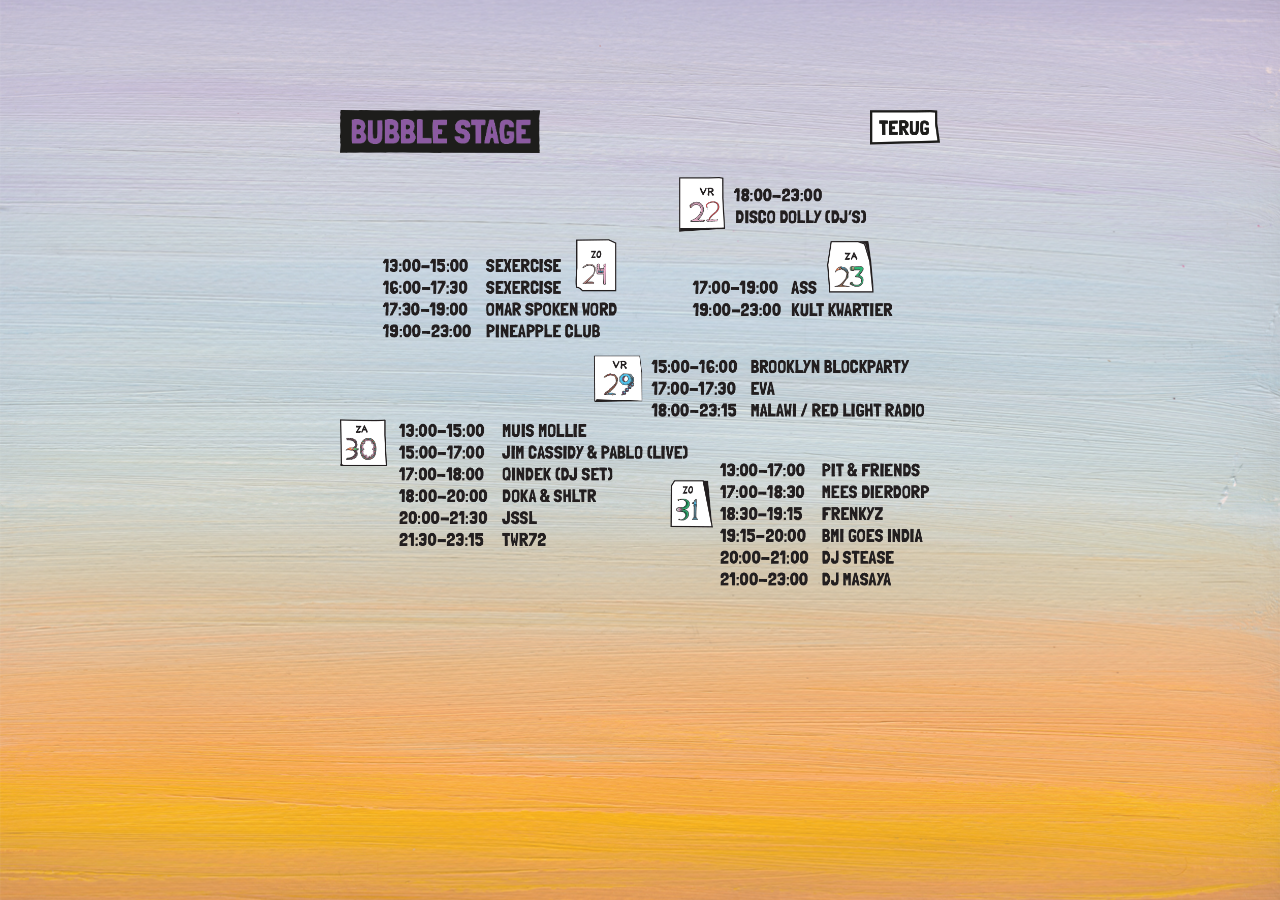
<file: bubblestage.html>
<!doctype html>
<html>
<head>
<meta charset="UTF-8">
<title>Bubble Stage</title>
<meta name="viewport" content="width=320">
<link href="style.css" rel="stylesheet" type="text/css">
</head>

<body>
<div id="wrapper"><img class="titel" src="images/bubblestagetitel.png" width="522" height="123" alt=""/>

<a href="plattegrond.html"><img class="terug" src="images/terug.png" width="135" height="68" alt=""/></a>

<img class="schema" src="images/bubblestageschema.png" alt=""/></div>
</body>
</html>
</file>
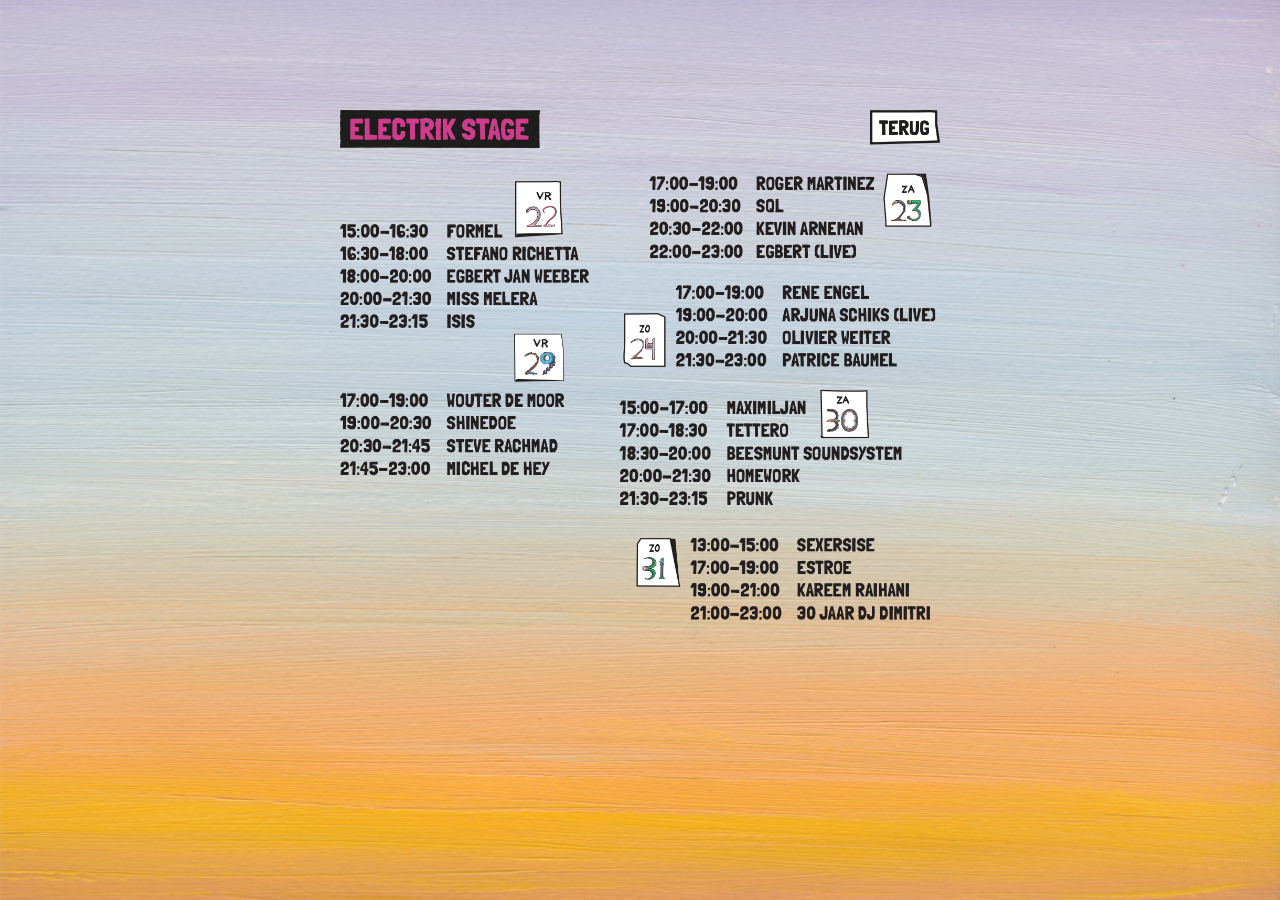
<file: electrikstage.html>
<!doctype html>
<html>
<head>
<meta charset="UTF-8">
<title>Electrik Stage</title>
<meta name="viewport" content="width=320">
<link href="style.css" rel="stylesheet" type="text/css">
</head>

<body>
<div id="wrapper"><img class="titel" src="images/electrikstagetitel.png" width="522" height="123" alt=""/>

<a href="plattegrond.html"><img class="terug" src="images/terug.png" width="135" height="68" alt=""/></a>

<img class="schema" src="images/electrikstageschema.png" alt=""/></div>
</body>
</html>
</file>
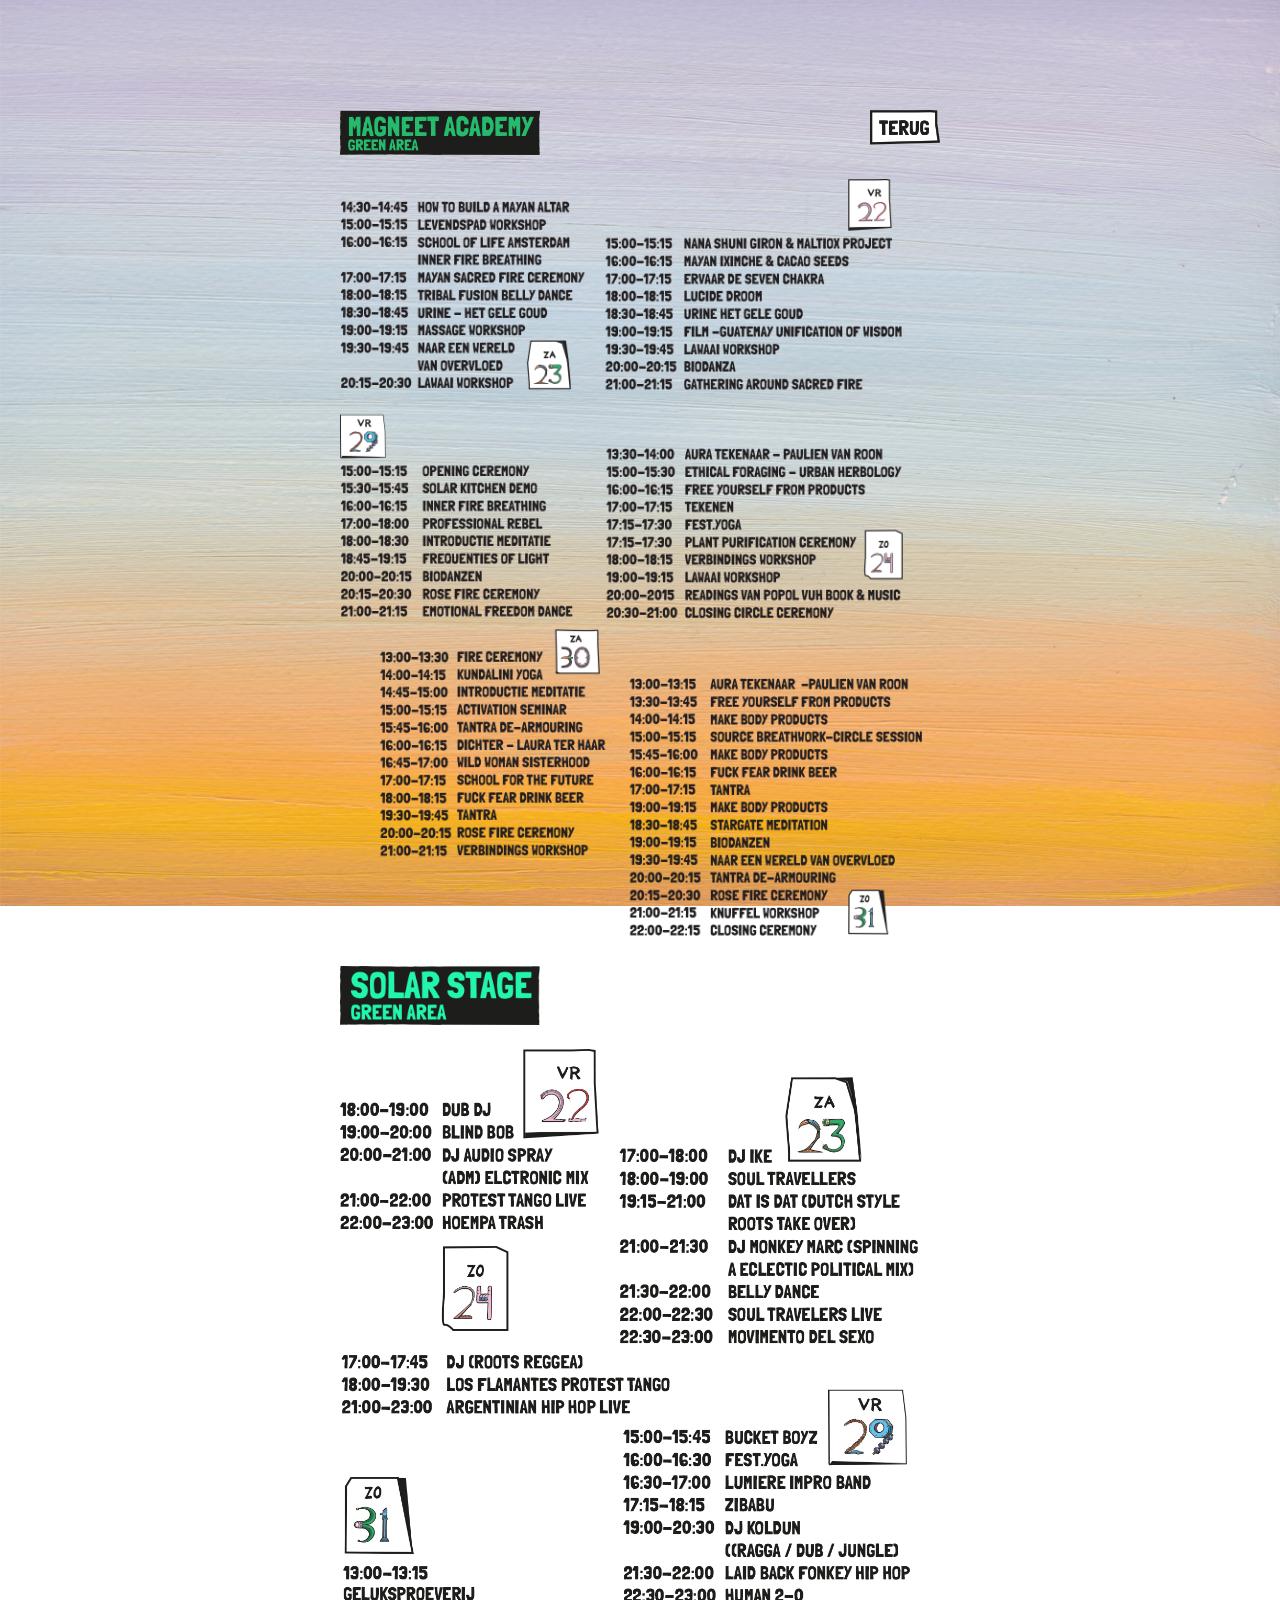
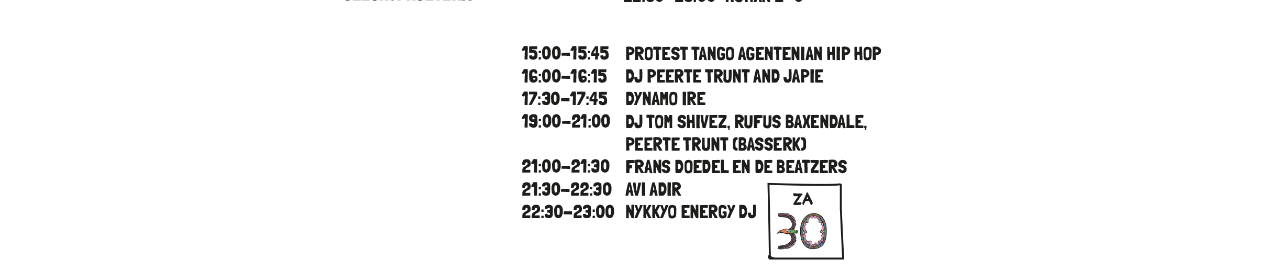
<file: greenarea.html>
<!doctype html>
<html>
<head>
<meta charset="UTF-8">
<title>Green Area</title>
<meta name="viewport" content="width=320">
<link href="style.css" rel="stylesheet" type="text/css">
</head>

<body>
<div id="wrapper"><img class="titel" src="images/magneetacademy.png" width="522" height="123" alt=""/>

<a href="plattegrond.html"><img class="terug" src="images/terug.png" width="135" height="68" alt=""/></a>

<img class="schema" src="images/magneetacademyschema.png" alt=""/>

<img class="titel" src="images/solarstage.png" width="522" height="123" alt=""/>

<img class="schema" src="images/solarstageschema.png" alt=""/>

</div>
</body>
</html>
</file>
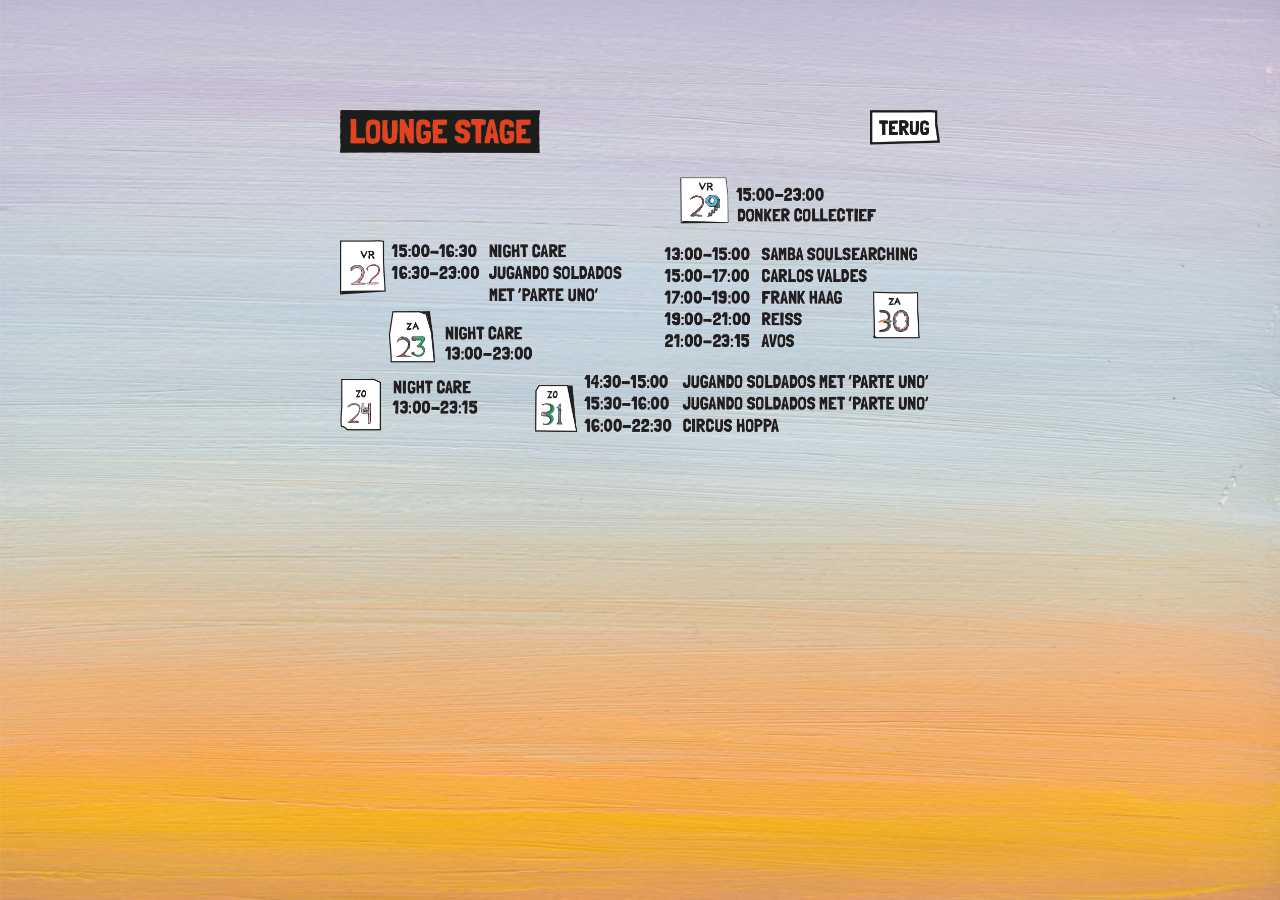
<file: loungestage.html>
<!doctype html>
<html>
<head>
<meta charset="UTF-8">
<title>Lounge Stage</title>
<meta name="viewport" content="width=320">
<link href="style.css" rel="stylesheet" type="text/css">
</head>

<body>
<div id="wrapper"><img class="titel" src="images/loungestagetitel.png" width="522" height="123" alt=""/>

<a href="plattegrond.html"><img class="terug" src="images/terug.png" width="135" height="68" alt=""/></a>

<img class="schema" src="images/loungestageschema.png" alt=""/></div>
</body>
</html>
</file>
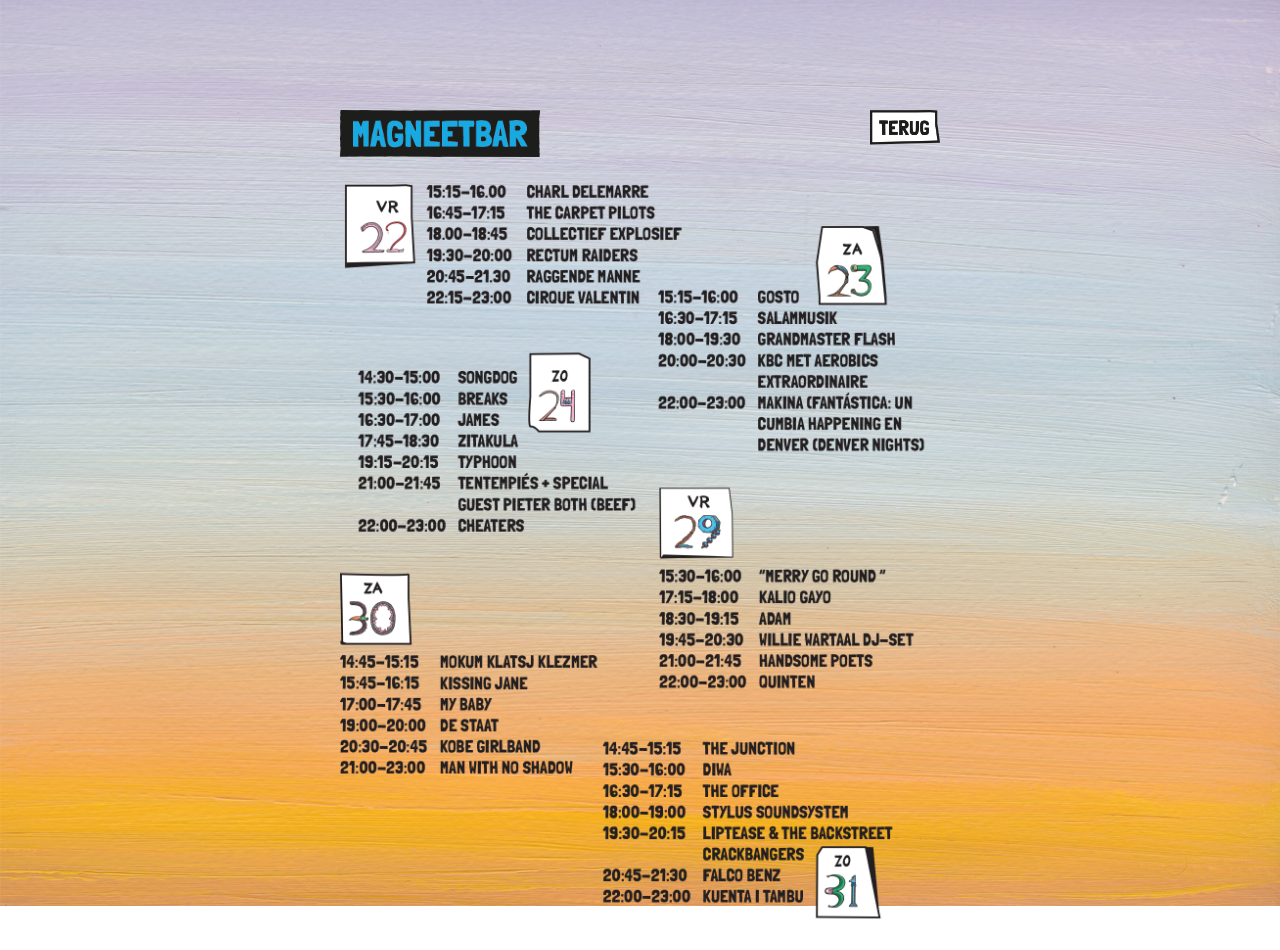
<file: magneetbar.html>
<!doctype html>
<html>
<head>
<meta charset="UTF-8">
<title>Magneetbar</title>
<meta name="viewport" content="width=320">
<link href="style.css" rel="stylesheet" type="text/css">
</head>

<body>
<div id="wrapper"><img class="titel" src="images/magneetbartitel.png" width="522" height="123" alt=""/>

<a href="plattegrond.html"><img class="terug" src="images/terug.png" width="135" height="68" alt=""/></a>

<img class="schema" src="images/magneetbarschema.png" alt=""/></div>
</body>
</html>
</file>
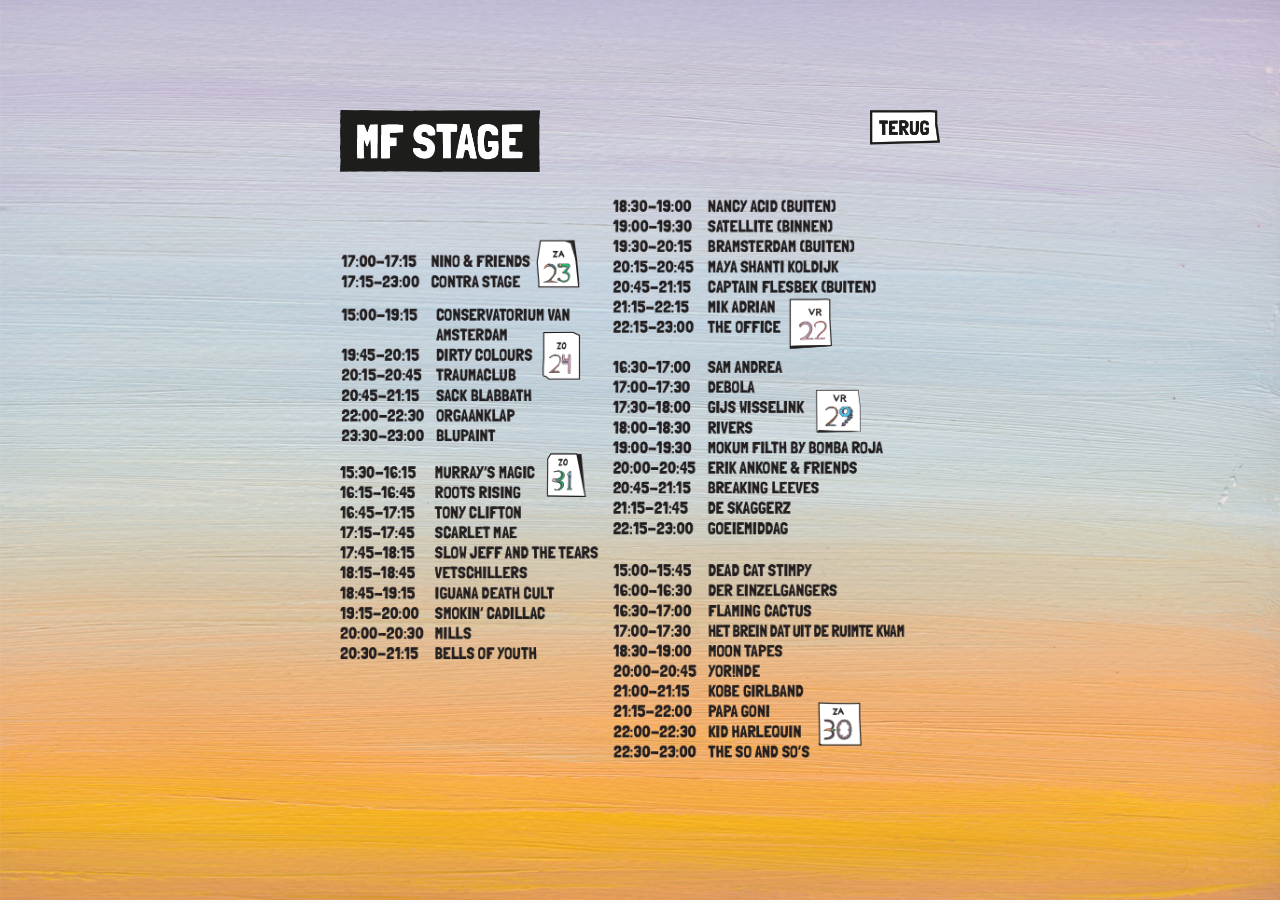
<file: mfstage.html>
<!doctype html>
<html>
<head>
<meta charset="UTF-8">
<title>MF Stage</title>
<meta name="viewport" content="width=320">
<link href="style.css" rel="stylesheet" type="text/css">
</head>

<body>
<div id="wrapper"><img class="titel" src="images/mfstagetitel.png" width="522" height="123" alt=""/>

<a href="plattegrond.html"><img class="terug" src="images/terug.png" width="135" height="68" alt=""/></a>

<img class="schema" src="images/mfstageschema.png" alt=""/></div>
</body>
</html>
</file>
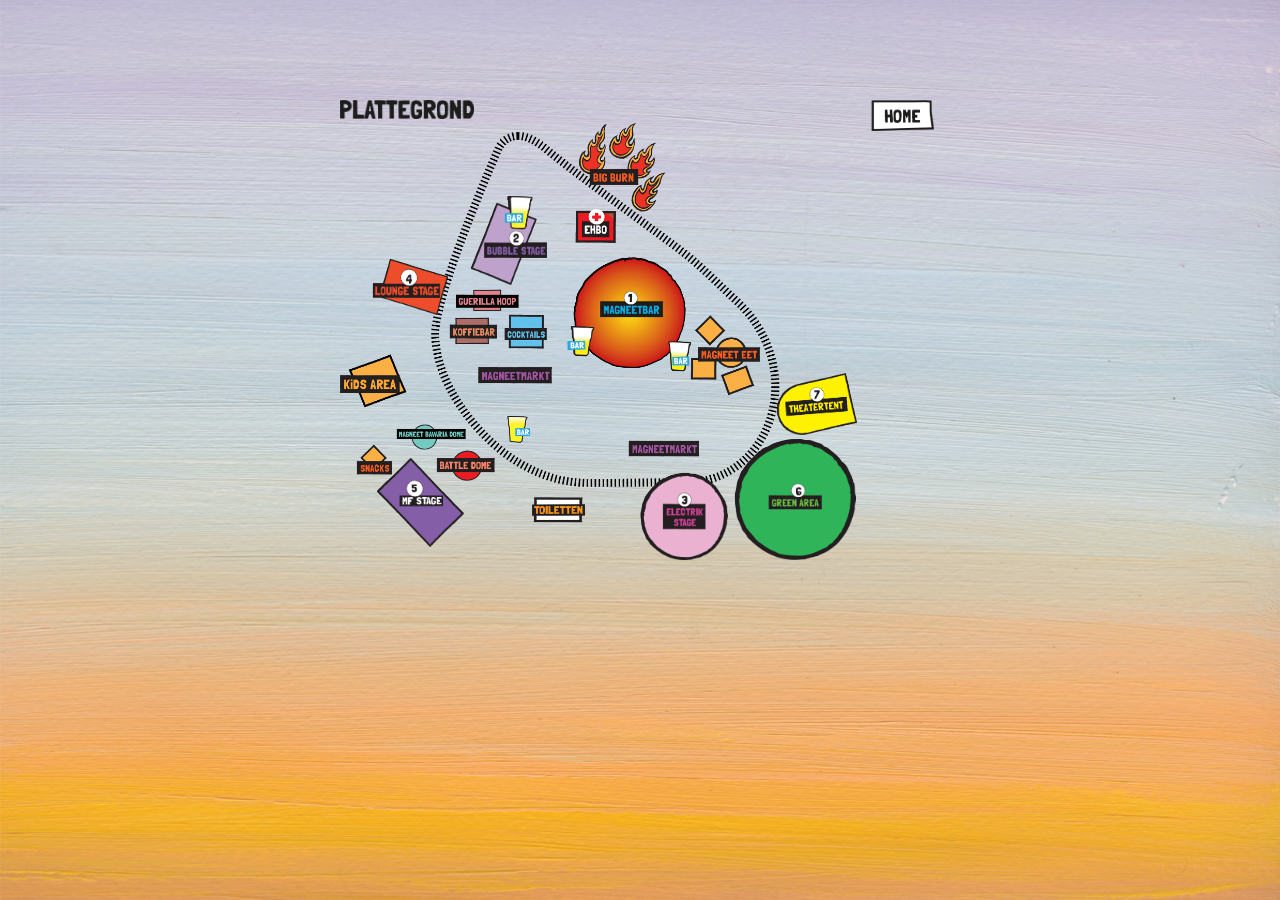
<file: plattegrond.html>
<!doctype html>
<html>
<head>
<meta charset="UTF-8">
<title>Plattegrond</title>
<meta name="viewport" content="initial-scale=1">
<link href="style.css" rel="stylesheet" type="text/css">
</head>

<body>   

<div id="wrapper">
<div class="home"><a href="index.html"><img class="home2" src="images/home.png" width="70" height="auto" alt=""/></a></div>
<div class="plattegrond">
	<img src="images/plattegrondtitel.png" width="auto" height="19" alt=""/>
	</div>
    <a href="magneetbar.html"><img style="position:absolute; left: 228px; top:158px;" src="images/magneetbar.png" width="123" height="auto" alt=""/></a>
    <a href="bubblestage.html"> <img style="position:absolute; left: 131px; top:96px;" src="images/bubblestage.png" width="76" height="auto" alt=""/> </a>
    <a href="theater.html"><img style="position:absolute; left: 437px; top:273px;" src="images/theater.png" width="80" height="auto" alt=""/> </a>
    <a href="greenarea.html"><img style="position:absolute; left: 395px; top:339px;" src="images/greenarea.png" width="121" height="auto" alt=""/> </a>
    <a href="electrikstage.html"><img style="position:absolute; left: 301px; top:373px;" src="images/electrikstage.png" width="87" height="auto" alt=""/> </a>
    <a href="mfstage.html"><img style="position:absolute; left: 37px; top:358px;" src="images/mfstage.png" width="87" height="auto" alt=""/> </a>
    <a href="loungestage.html"><img style="position:absolute; left: 33px; top:159px;" src="images/loungestage.png" width="75" height="auto" alt=""/> </a>
   
    
    <img style="width:517px; height:auto;" src="images/plattegrond2.png" width="2441" height="1885" alt=""/></div>


</body>
</html>
</file>
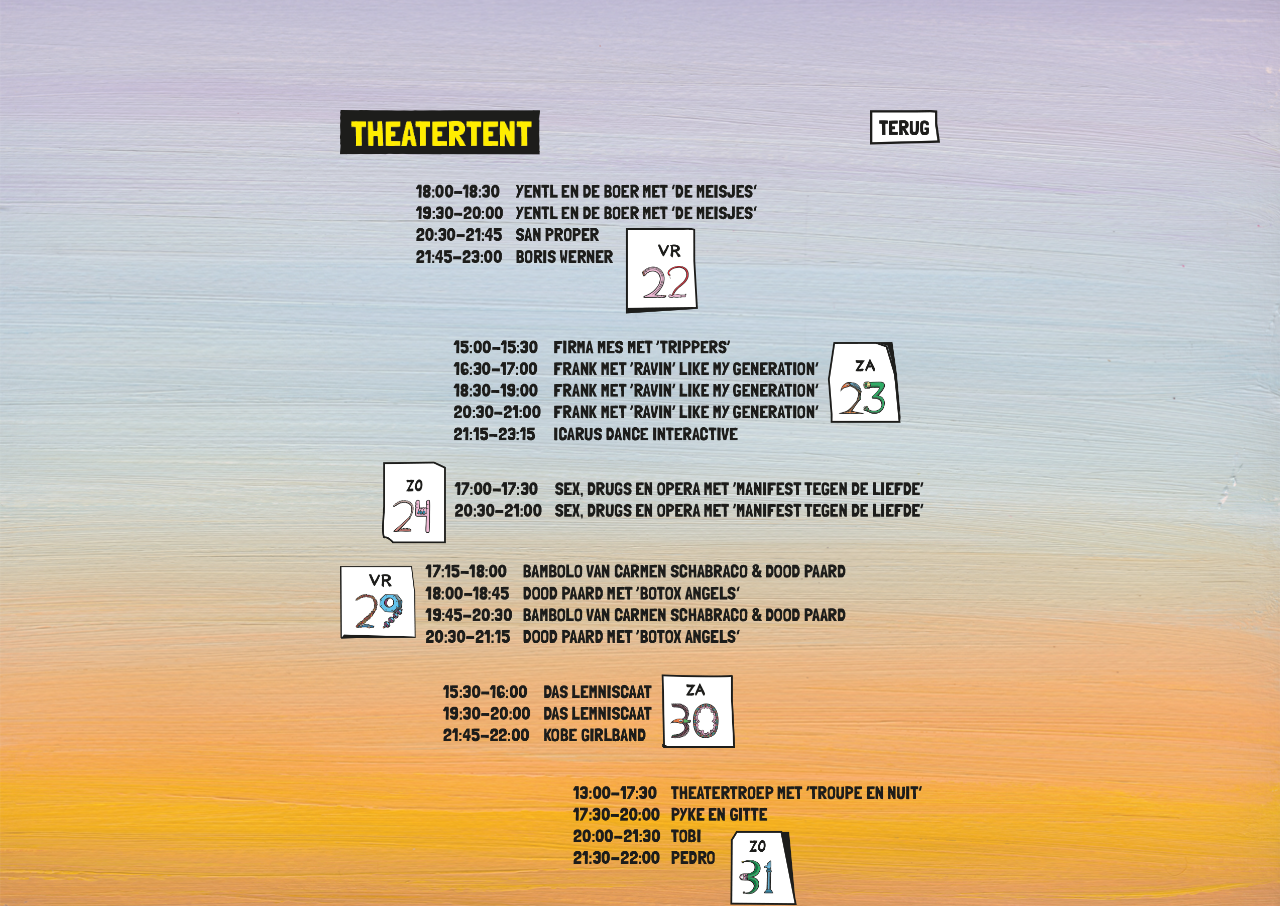
<file: theater.html>
<!doctype html>
<html>
<head>
<meta charset="UTF-8">
<title>Theater</title>
<meta name="viewport" content="width=320">
<link href="style.css" rel="stylesheet" type="text/css">
</head>

<body>
<div id="wrapper"><img class="titel" src="images/theatertent.png" width="522" height="123" alt=""/>

<a href="plattegrond.html"><img class="terug" src="images/terug.png" width="135" height="68" alt=""/></a>

<img class="schema" src="images/theatertentschema.png" alt=""/></div>
</body>
</html>
</file>
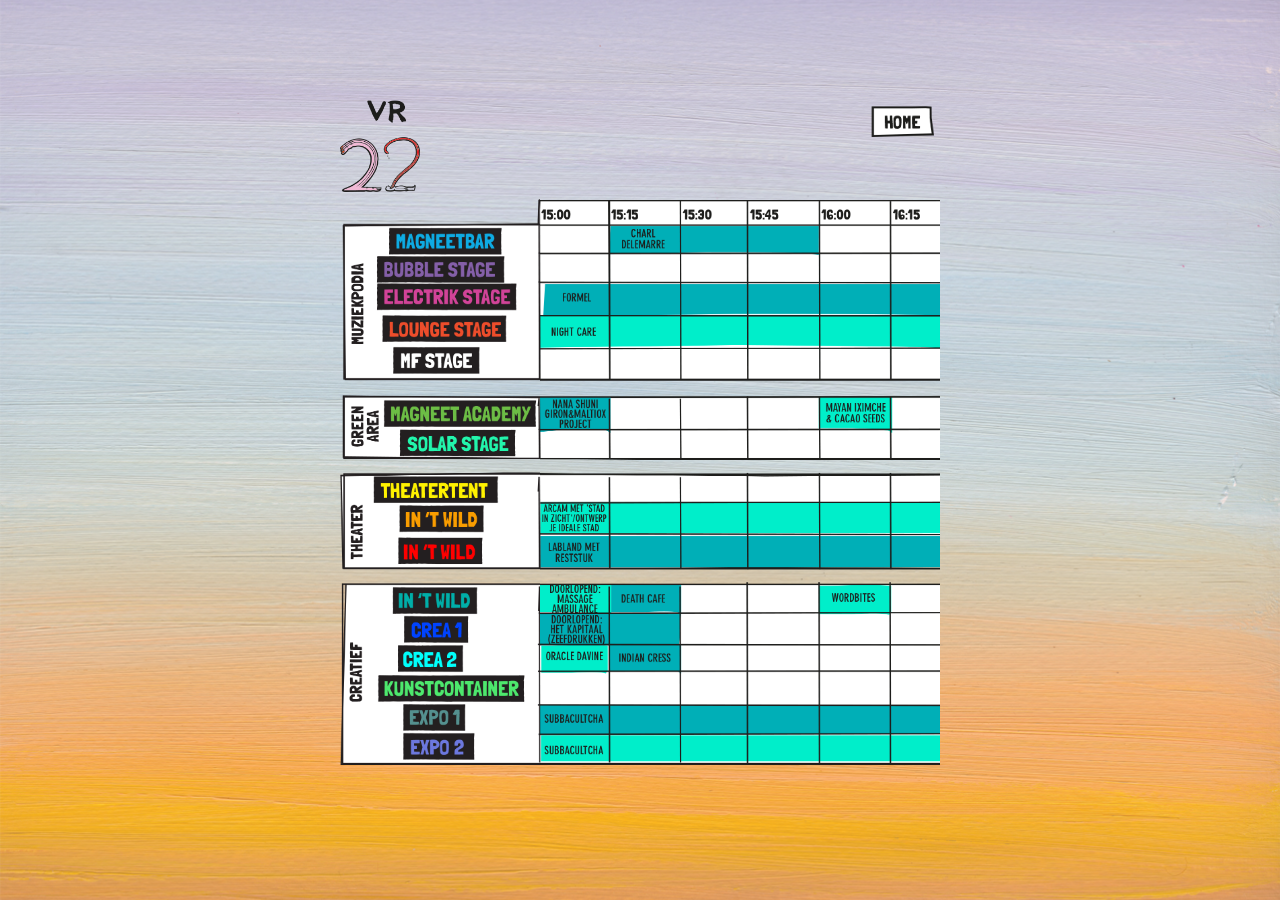
<file: vrijdag22.html>
<!doctype html>
<html>
<head>
<meta charset="UTF-8">
<title>Vrijdag 22 augustus 2014</title>
<meta name="viewport" content="width=320">
<link href="style.css" rel="stylesheet" type="text/css">
</head>
<body>

<div id="wrapper"> 
<div class="header">    
<img class="datum" src="images/vr22.png" alt=""/> 
<div class="home"><a href="index.html"><img src="images/home.png" width="70" height="auto" alt=""/></a></div>
</div>
<div id="schema"><div class="muziekpodia"><img class="podia" src="images/podia.png"/></div><div class="scroll"><img class="vrijdag22" src="images/vrijdag22.png" alt=""/></div></div>



</body>

</html>
</file>
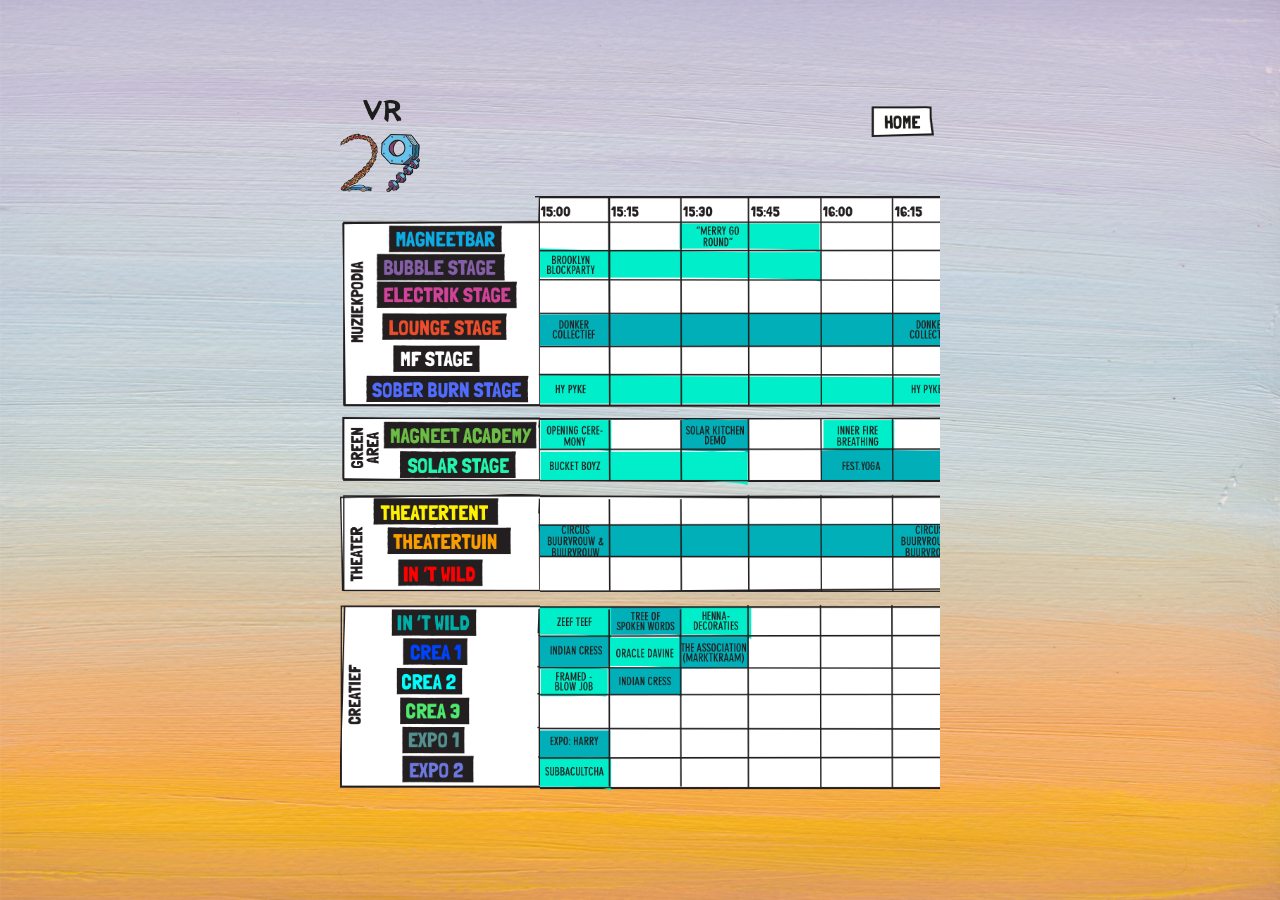
<file: vrijdag29.html>
<!doctype html>
<html>
<head>
<meta charset="UTF-8">
<title>Vrijdag 29 augustus 2014</title>
<meta name="viewport" content="width=320">
<link href="style.css" rel="stylesheet" type="text/css">
</head>
<body>

<div id="wrapper"> 
<div class="header">    
<img class="datum" src="images/vr29.png" alt=""/> 
<div class="home"><a href="index.html"><img src="images/home.png" width="70" height="auto" alt=""/></a></div>
</div>
<div id="schema"><div class="muziekpodia"><img class="podia" src="images/podiavrijdag29.png" width="200" height="auto" alt=""/></div><div class="scroll"><img class="vrijdag29" src="images/vrijdag29.png"/></div></div>



</body>

</html>
</file>
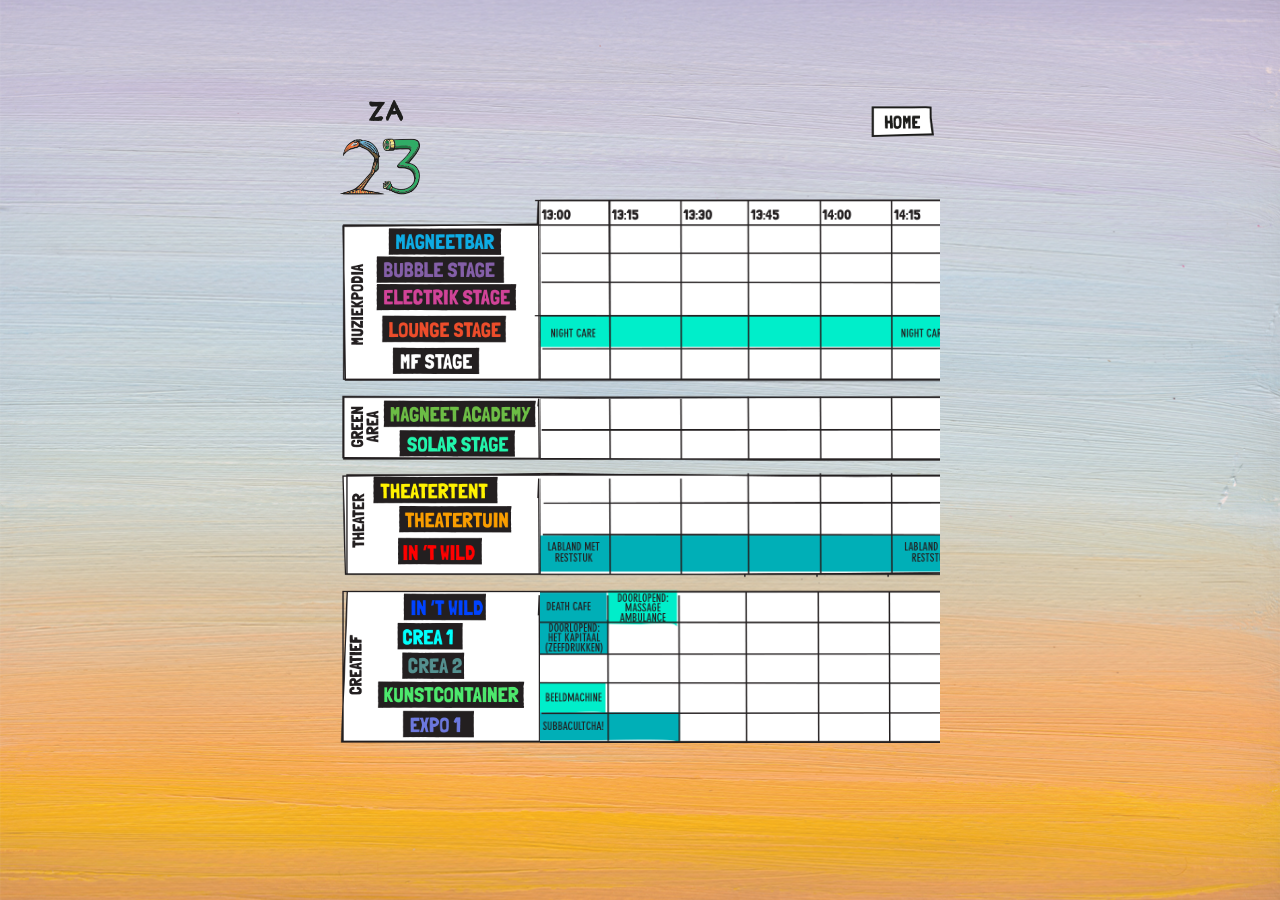
<file: zaterdag23.html>
<!doctype html>
<html>
<head>
<meta charset="UTF-8">
<title>Zaterdag 23 augustus 2014</title>
<meta name="viewport" content="width=320">
<link href="style.css" rel="stylesheet" type="text/css">
</head>
<body>

<div id="wrapper"> 
<div class="header">    
<img class="datum" src="images/za23.png" alt=""/> 
<div class="home"><a href="index.html"><img src="images/home.png" width="70" height="auto" alt=""/></a></div>
</div>
<div id="schema"><div class="muziekpodia"><img class="podia" src="images/podiaza23.png" width="200" height="auto" alt=""/></div><div class="scroll"><img class="zaterdag23" src="images/zaterdag23.png" alt=""/></div></div>



</body>

</html>
</file>
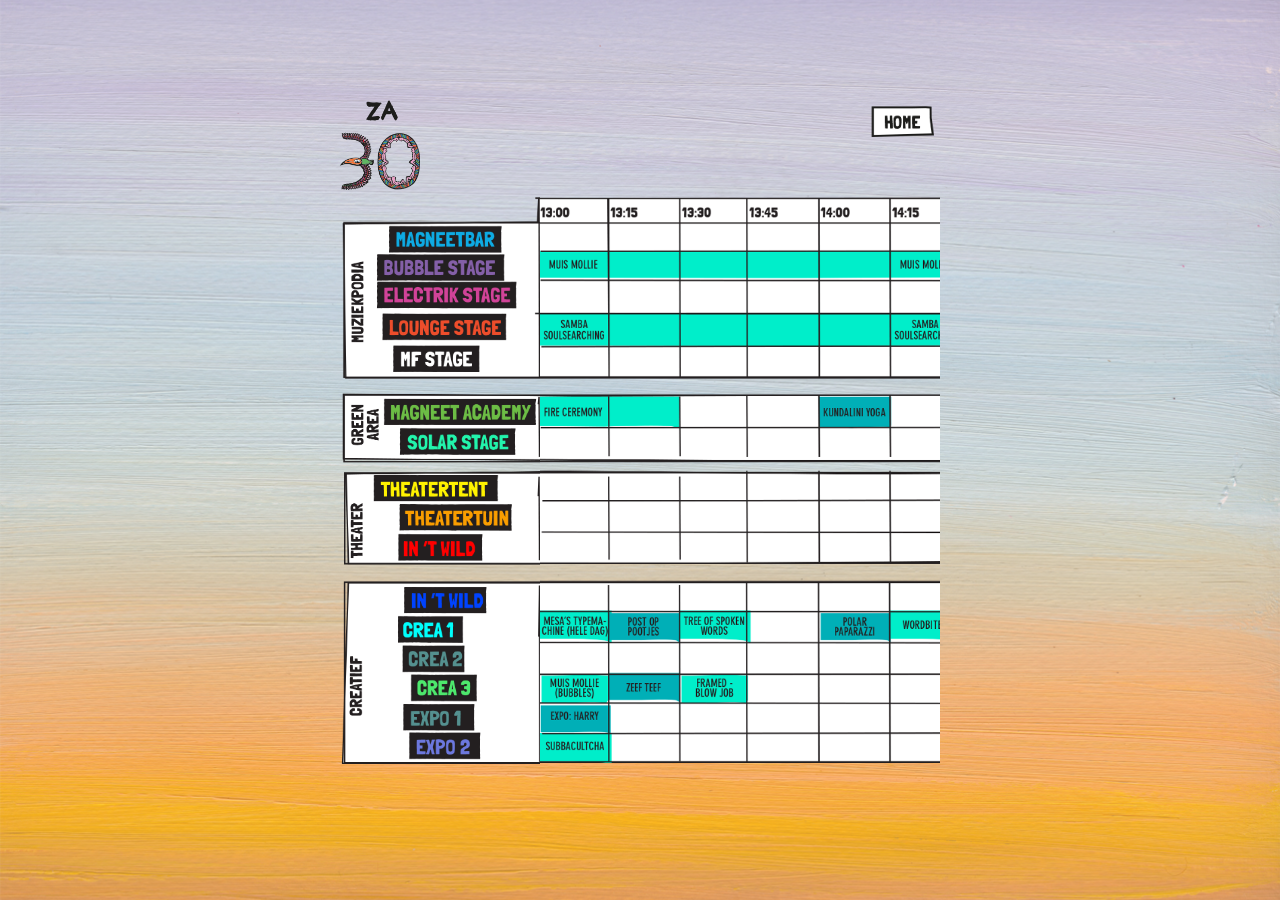
<file: zaterdag30.html>
<!doctype html>
<html>
<head>
<meta charset="UTF-8">
<title>Zaterdag 30 augustus 2014</title>
<meta name="viewport" content="width=320">
<link href="style.css" rel="stylesheet" type="text/css">
</head>
<body>

<div id="wrapper"> 
<div class="header">    
<img class="datum" src="images/za30.png" alt=""/> 
<div class="home"><a href="index.html"><img src="images/home.png" width="70" height="auto" alt=""/></a></div>
</div>
<div id="schema"><div class="muziekpodia"><img class="podia" src="images/podiazaterdag30.png" width="200" height="auto" alt=""/></div><div class="scroll"><img class="zaterdag30" src="images/zaterdag30.png" alt=""/></div></div>



</body>

</html>
</file>
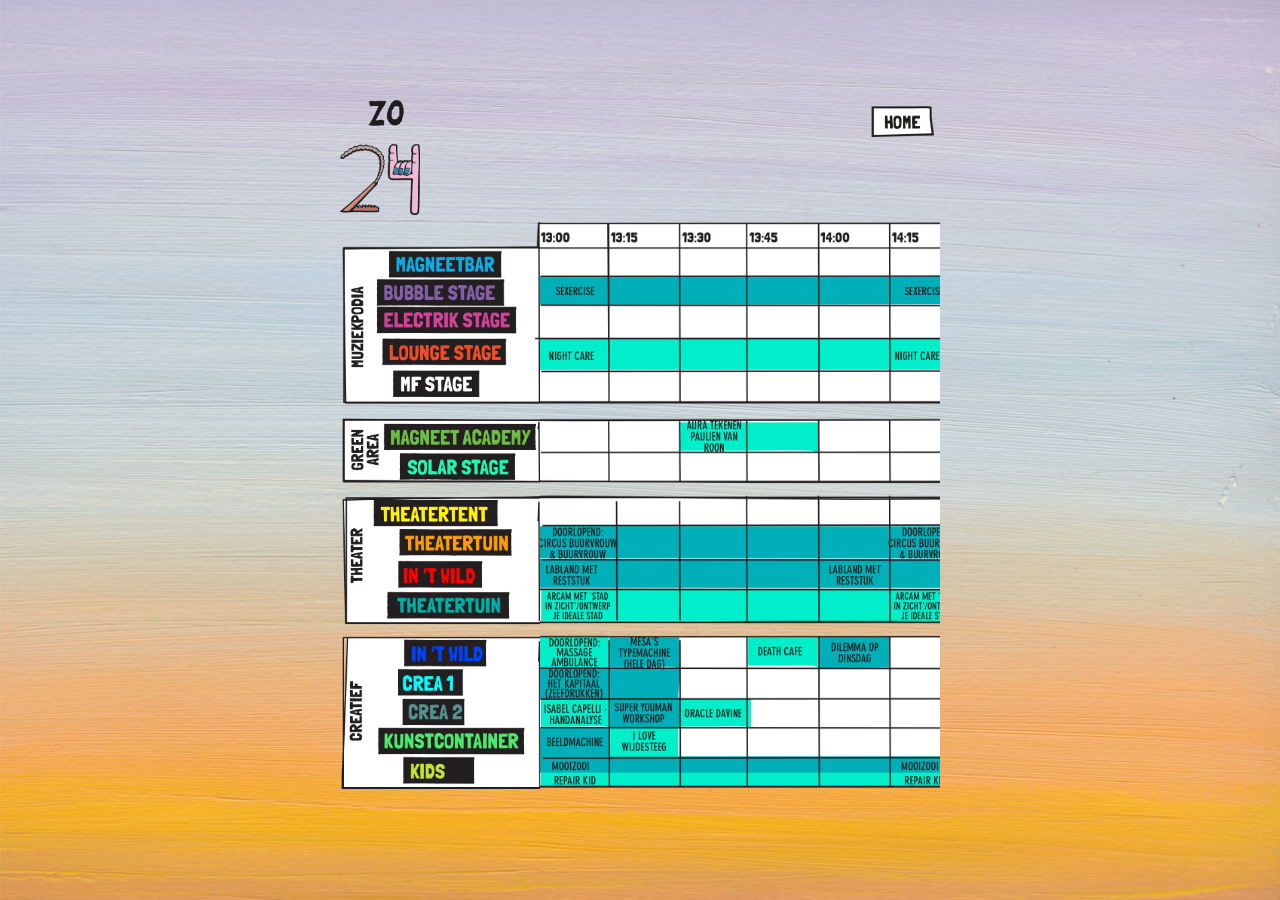
<file: zondag24.html>
<!doctype html>
<html>
<head>
<meta charset="UTF-8">
<title>Zondag 24 augustus 2014</title>
<meta name="viewport" content="width=320">
<link href="style.css" rel="stylesheet" type="text/css">
</head>
<body>

<div id="wrapper"> 
<div class="header">    
<img class="datum" src="images/zo24.png" alt=""/> 
<div class="home"><a href="index.html"><img src="images/home.png" width="70" height="auto" alt=""/></a></div>
</div>
<div id="schema"><div class="muziekpodia"><img class="podia" src="images/podiazondag24.png" width="200" height="auto" alt=""/></div><div class="scroll"><img class="zondag24" src="images/zondag24.png" alt=""/></div></div>



</body>

</html>
</file>
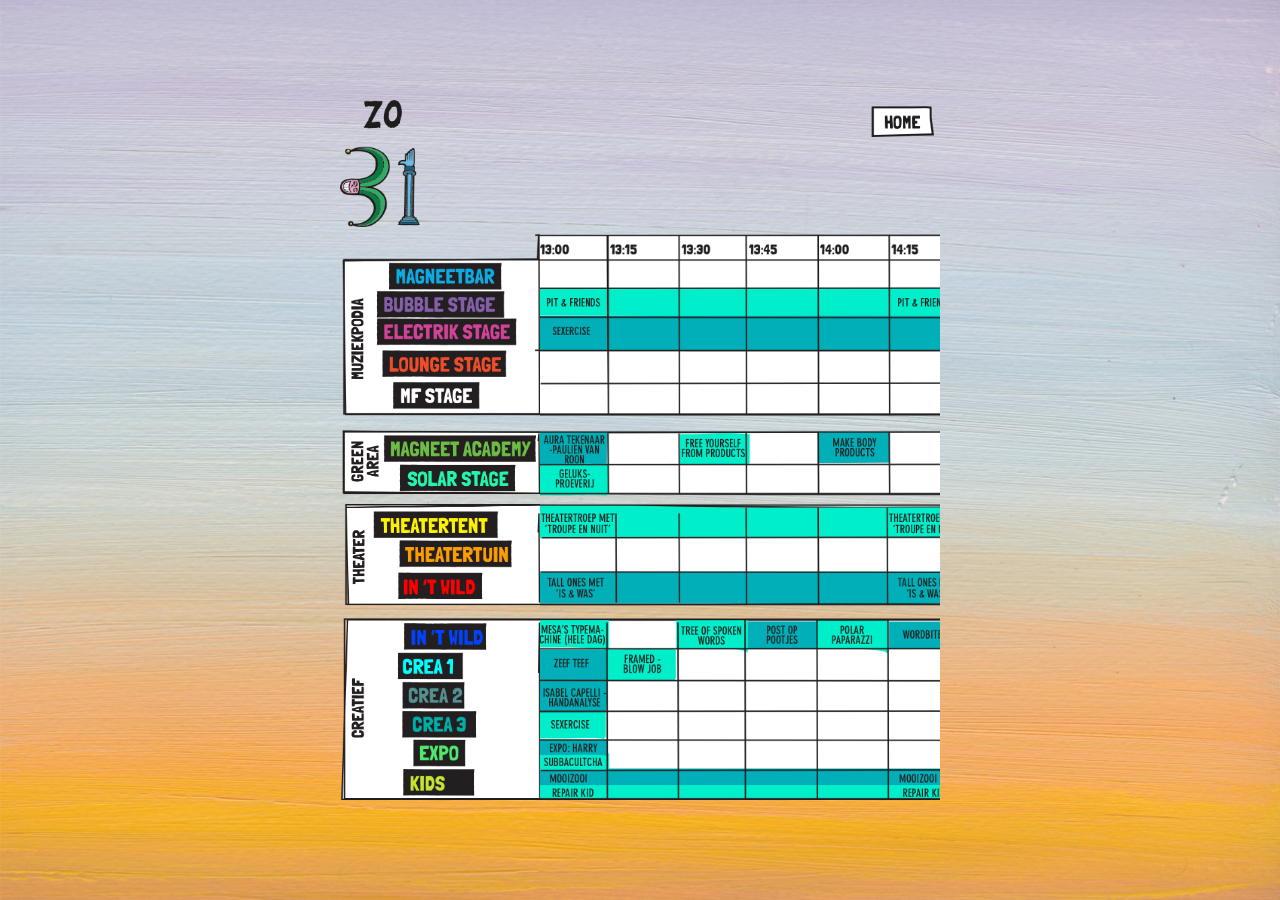
<file: zondag31.html>
<!doctype html>
<html>
<head>
<meta charset="UTF-8">
<title>Zondag 31 augustus 2014</title>
<meta name="viewport" content="width=320">
<link href="style.css" rel="stylesheet" type="text/css">
</head>
<body>

<div id="wrapper"> 
<div class="header">    
<img class="datum" src="images/zo31.png" alt=""/> 
<div class="home"><a href="index.html"><img src="images/home.png" width="70" height="auto" alt=""/></a></div>
</div>
<div id="schema"><div class="muziekpodia"><img class="podia" src="images/podiazondag31.png" width="200" height="auto" alt=""/></div><div class="scroll"><img class="zondag31" src="images/zondag31.png" alt=""/></div></div>



</body>

</html>
</file>
<file: style.css>
@charset "UTF-8";
/* CSS Document */

html { 
  background: url(images/cover.png) no-repeat center center fixed; 
  -webkit-background-size: cover;
  -moz-background-size: cover;
  -o-background-size: cover;
  background-size: cover;
}


#wrapper {
	width: 600px;
	height: auto;
	margin-left: auto;
	margin-right: auto;
	position: relative;
	margin-top:100px;
}

.programma {
	margin-top: 30px;
	width: 100px;
}

img[src="images/programma.png"] {
	  width: 100px;
	height: auto;
}

.plattegrond {
	margin-top: 30px;
	width: 170px;
	position: relative;
}


.vogel {
	float: right;
	position: absolute;
	left:170px;
	top: -107px;
	z-index: -1;
}

img[src="images/vogel.png"] {
  padding-top: 30px;
  width: 520px;
	height: auto;
}

.logo {
	width: 600px;
	height: auto;
	margin-left: auto;
	margin-right: auto;
	position: relative;
	
}

.titel {
	width: 200px;
	height:auto;
	padding-top:10px;
	padding-bottom: 20px;
}

.terug {
	float: right;
	width:70px;
	height:auto;
	padding-top:10px;
}

.schema {
	width:600px;
	height:auto;
}

img[src="images/logo.png"] {
  padding-top: 30px;
  width: 250px;
  height: auto;
}

#row{
	padding-top: 30px;
	z-index: 1;
}

#row img {
	width: 25%;
}


.home {
	float: right;
}

.home2 {
	position:absolute;
	left: 530px;
	top: -6px; 
}
	

.muziekpodia {
	float:left;
}
.scroll {
	width: 400px;
	overflow: scroll;
	-webkit-overflow-scrolling: touch;
	float: left;
}

.podia {
	width: 200px;
	height: auto;
}

.datum {
	width: 80px;
	height: auto;
}

.vrijdag22 {
	width:auto; height:565px;
	margin-top: 4px;
}
.zaterdag23 {
	width:auto; height:544px;
}

.zondag24 {
	width:auto; height:609px;
	margin-top: 3px;
}

.vrijdag29 {
	width:auto; height:596px;
	margin-top: -1px;
}

.zaterdag30 {
	width:auto; height:566px;
	margin-top: 3px;
}

.zondag31 {
	width:auto; height:566px;
	margin-top: 3px;
}

img[src="images/24.png"] {
	width: auto;
	height: 175px;}

@media (max-width : 620px) {
	body {margin:0px;}
	.logo {width: 320px;padding-left: 40px;margin-right:0px;padding-top:10px;}
	.header {padding-top:0px;width: 300px;}
	.home {margin-right:20px;}
	img[src="images/logo.png"] {width: 200px;margin-bottom:15px;padding-top:0px;}
	#wrapper {width:320px;margin-left:20px;margin-top:40px;}
	.programma {margin-top: 0px;margin-bottom:10px;width: 100px;}
	img[src="images/programma.png"] {width: 80px;height: auto;padding-bottom:15px;}
	#row {padding-top: 5px;}
	img[src="images/vogel.png"] {padding-top: 30px;width: 254px;height: auto;}
	.vogel {left:100px;top:-40px;}
	img[src="images/24.png"] {width: auto;height: 80px;}
	body {margin-top:10px;}
	.podia {width: 150px;height: auto;}
	.scroll {width:150px;}
	.datum {width:30px;}
	img[src="images/home.png"] {width: 40px;}
	.vrijdag22{height:426px;margin-top:2px;}
	.zaterdag23{height:408px;}
	.zondag24{height:458px;margin-top:2px;}
	.vrijdag29{height:447px;}
	.zaterdag30{height:425px;margin-top:2px;}
	.zondag31{height:425px;margin-top:2px;}
	.terug {
	float: right;
	width:35px;
	height:auto;
	margin-top:-12px;
	padding-right:35px;
}


img[src="images/31.png"] {
	width: auto;
	height: 80px;}
.titel {
	width: 150px;
	height:auto;
	padding-top:0px;
	padding-bottom: 20px;
}
.schema{
	width:280px;
}

.home2 {
	left: 250px;
}


	
}
</file>
